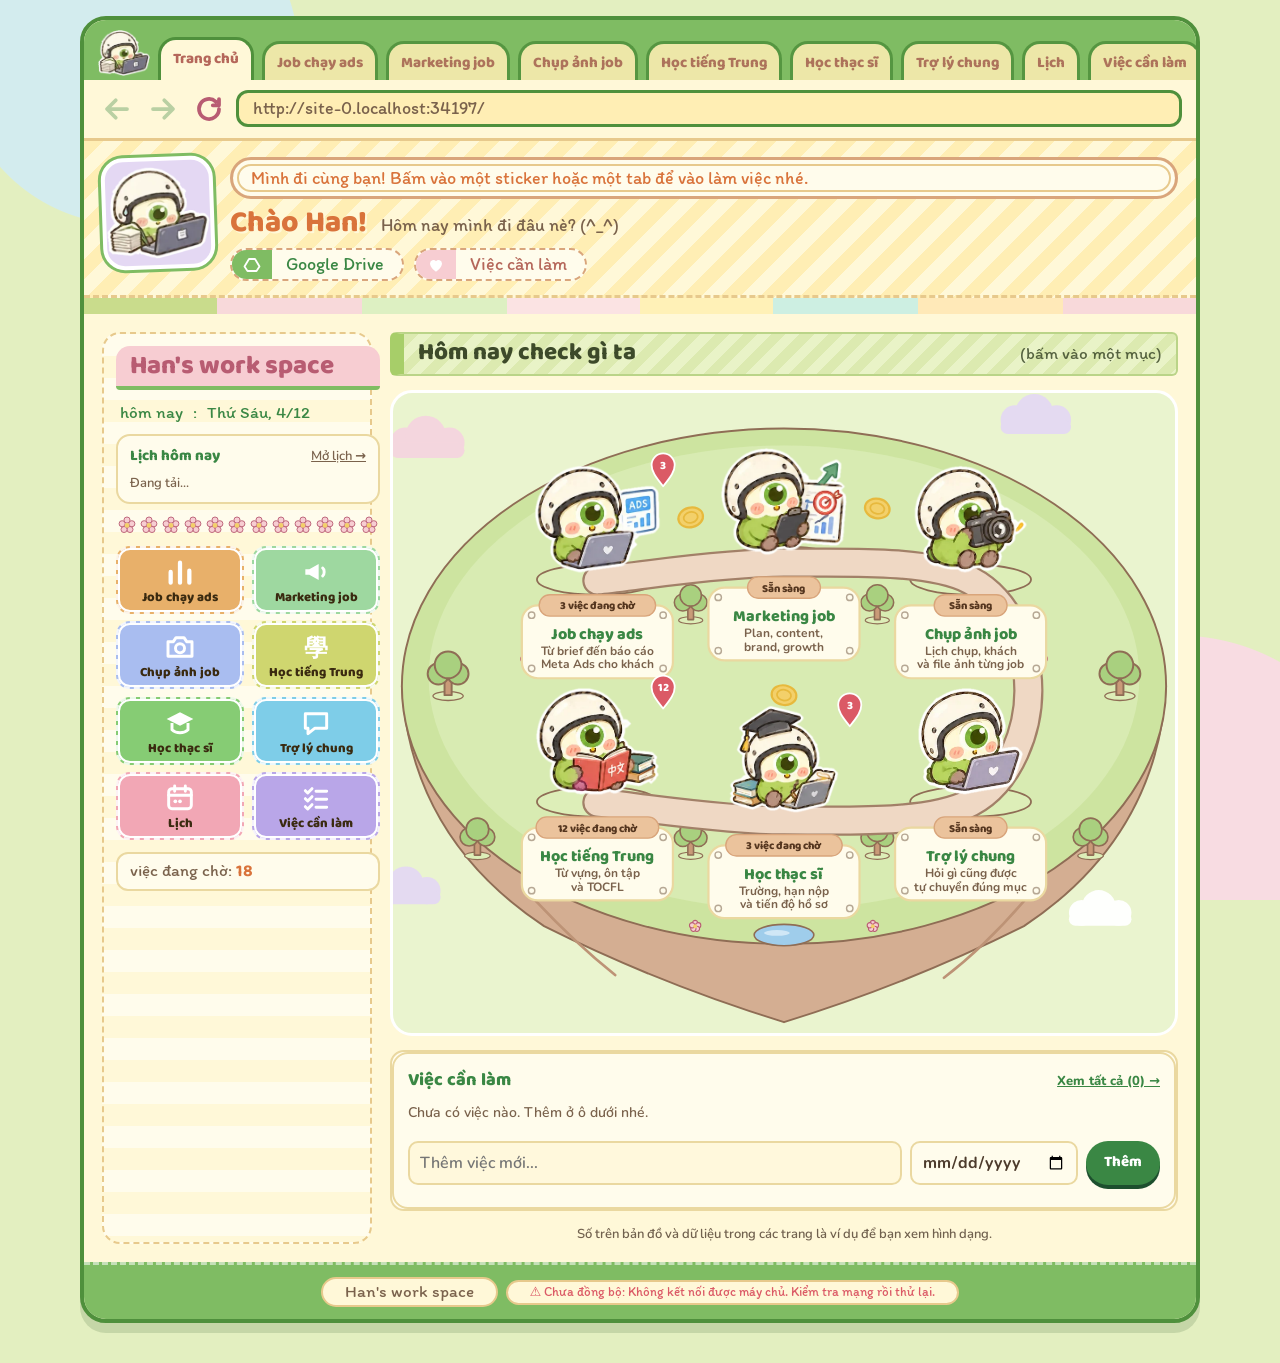
<file: index.html>
<!doctype html>
<html lang="vi">
<head>
<meta charset="utf-8">
<meta name="viewport" content="width=device-width,initial-scale=1,viewport-fit=cover">
<title>Han's Work Space</title>
<link rel="icon" href="assets/img/logo.webp">
<link rel="preconnect" href="https://fonts.googleapis.com">
<link rel="preconnect" href="https://fonts.gstatic.com" crossorigin>
<link href="https://fonts.googleapis.com/css2?family=Baloo+2:wght@600;800&family=Itim&family=Nunito:wght@400;600;700;800&display=swap" rel="stylesheet">
<style>:root{color-scheme:light;box-sizing:border-box;padding-top:env(safe-area-inset-top,0px);padding-bottom:env(safe-area-inset-bottom,0px)}html{scroll-padding-top:env(safe-area-inset-top,0px)}body{margin:0;padding:0;font:14px -apple-system,BlinkMacSystemFont,sans-serif;background:#fff;color:#000}img{max-width:100%}[hidden]:not([hidden=until-found i]){display:none!important}</style>
<link rel="stylesheet" href="assets/style.css?v=20261023a">
</head>
<body>

<div class="win">
  <div class="tabbar" id="tabbar" role="tablist" aria-label="Các mục"></div>
  <div class="navbar">
    <button class="nbtn" id="nBack" type="button" aria-label="Trang trước"><svg viewBox="0 0 24 24" fill="none" stroke="currentColor" stroke-width="3" stroke-linecap="round" stroke-linejoin="round"><path d="M20 12H5M11 5l-7 7 7 7"/></svg></button>
    <button class="nbtn" id="nFwd" type="button" aria-label="Trang sau"><svg viewBox="0 0 24 24" fill="none" stroke="currentColor" stroke-width="3" stroke-linecap="round" stroke-linejoin="round"><path d="M4 12h15M13 5l7 7-7 7"/></svg></button>
    <button class="nbtn" id="nReload" type="button" aria-label="Tải lại trang" style="color:var(--pink-ink)"><svg viewBox="0 0 24 24" fill="none" stroke="currentColor" stroke-width="3" stroke-linecap="round" stroke-linejoin="round"><path d="M20 12a8 8 0 1 1-2.6-5.9M20 4v5h-5"/></svg></button>
    <div class="url" id="url" aria-live="polite"></div>
  </div>

  <section class="banner2" aria-label="Chào mừng">
    <div class="avatar" id="avatar"></div>
    <p class="bub">Mình đi cùng bạn! Bấm vào một sticker hoặc một tab để vào làm việc nhé.</p>
    <div class="wel"><h2>Chào Han!</h2><p>Hôm nay mình đi đâu nè? (^_^)</p></div>
    <div class="pills">
      <button class="lnk g" id="drive" type="button"><i><svg viewBox="0 0 24 24" fill="none" stroke="currentColor" stroke-width="2.4" stroke-linejoin="round"><path d="M8 4h8l6 10-4 6H6l-4-6z"/></svg></i><span>Google Drive</span></button>
      <button class="lnk" id="todayBtn" type="button"><i><svg viewBox="0 0 24 24" fill="currentColor"><path d="M12 21s-8-5.2-8-11a4.6 4.6 0 0 1 8-3 4.6 4.6 0 0 1 8 3c0 5.8-8 11-8 11z"/></svg></i><span>Việc cần làm</span></button>
    </div>
  </section>
  <div class="strip" aria-hidden="true"></div>

  <div class="body">
    <aside class="side" aria-label="Hồ sơ">
      <div class="nm">Han's work space</div>
      <p class="infoln"><span>hôm nay</span><span>:</span><span id="sToday"></span></p>
      <div class="mini" id="calMini" aria-label="Lịch hôm nay"></div>
      <div class="flw" id="flw" aria-hidden="true"></div>
      <div class="qgrid" id="qgrid"></div>
      <p class="pend">việc đang chờ: <b id="sPend"></b></p>
    </aside>

    <main class="mainstack" id="main">
      <div class="mainstack" id="homeView">
        <div class="topic"><span>Hôm nay check gì ta</span><small>(bấm vào một mục)</small></div>
        <div class="mapbox"><svg id="map" role="group" aria-label="Hôm nay check gì ta, mỗi sticker là một mục"></svg></div>
        <div class="notes" id="notes"></div>
        <p class="fine">Số trên bản đồ và dữ liệu trong các trang là ví dụ để bạn xem hình dạng.</p>
      </div>
      <div class="mainstack" id="modView" hidden>
        <div class="topic"><span id="modTitle" tabindex="-1"></span></div>
        <div class="sheet">
          <span id="modImg"></span>
          <button class="crumb" id="crumb" type="button">← Về bản đồ</button>
          <p class="sub" id="modSub" style="margin-top:8px"></p>
          <div class="stack" id="modBody"></div>
        </div>
      </div>
    </main>
  </div>
  <footer class="foot"><span class="fpill">Han's work space</span><span class="fpill sync" id="syncStat" role="status" aria-live="polite"></span></footer>
</div>
<div class="toast" id="toast" role="status" aria-live="polite" hidden></div>

<div class="login" id="login" hidden>
  <form class="loginbox" id="loginForm">
    <img src="assets/img/avatar.webp" width="96" height="85" alt="">
    <h2>Han's Work Space</h2>
    <p>Nhập mã truy cập để mở dữ liệu của bạn. Mỗi máy chỉ cần nhập một lần.</p>
    <input type="password" name="code" autocomplete="current-password" placeholder="Mã truy cập" aria-label="Mã truy cập" required>
    <button class="btn" type="submit">Mở</button>
    <p class="err" id="loginErr" role="alert"></p>
    <button class="linkbtn" type="button" id="loginSkip">Để sau</button>
  </form>
</div>
<script>/* luôn tải config mới nhất (link máy chủ) */ document.write('<script src="config.js?t=' + Date.now() + '"><\/script>');</script>
<script src="https://accounts.google.com/gsi/client" async defer></script>
<script src="assets/drive.js?v=20261023a"></script>
<script src="assets/ai.js?v=20261023a"></script>
<script src="assets/app.js?v=20261023a"></script>
</body>
</html>
</file>
<file: assets/style.css>
/* Layout: a pastel "browser window" on a mint page. Green tab bar, address bar with working back/forward,
   welcome banner, colour strip, then two columns: profile sidebar (left) and content (right).
   Home content = horizontal island map; other tabs = module pages. Under 1040px everything stacks to one column. */
:root {
  --font-display: 'Baloo 2', 'Nunito', ui-rounded, system-ui, sans-serif;
  --font-hand: 'Itim', 'Baloo 2', 'Nunito', ui-rounded, system-ui, sans-serif;
  --font-body: 'Nunito', system-ui, -apple-system, 'Segoe UI', sans-serif;
  --font-han: 'Noto Sans TC', 'PingFang TC', 'Microsoft JhengHei', sans-serif;

  --bg: #E3EFC0; --bg-a: #D3ECEE; --bg-b: #F8DCE2;
  --frame: #7FBC63; --frame-d: #4F903C; --cream: #FFF8D8; --cream-2: #FFEEB4; --bar-line: #E7C98C;
  --paper: #FFF8DC; --card: #FFFCEC; --line: #EAD8A0; --edge: #FFFFFF;
  --text: #4D3B2C; --soft: #7A624C; --title: #3A8744; --title-sh: #1D4F2E;
  --tabink: #B5675A; --pink: #F7CDD2; --pink-ink: #B85C72; --hand-orange: #D9733B;
  --pill: #EBC39C; --pill-text: #55361F; --pill-edge: #D9A57B;
  --gold: #F3D06A; --gold-text: #5A430A;

  --isl: #CDE4A0; --isl-hi: #DDEEB8; --rock: #D4AE92; --rock-2: #BD9376; --bline: #8F6D55;
  --path: #EFD8C4; --path-line: #A28068;
  --c1: #FFFFFF; --c2: #F5D4DF; --c3: #E4D8F3;
  --pin: #DB5A66; --pin-blue: #6F8FE0;
  --map-bg: #EAF4CF; --tree: #A9D07F;

  --bld: #FFF8E8; --awn: #F7AE8E; --red: #EE8F88; --blue: #9FCDEB; --glass: #DCEEF9; --door: #C99A78;
  --mas: #EADFF8; --cheek: #F4B3BF;
  --ok: #33843F; --okbg: #DDF0CF; --warnbg: #FBE6B8;
}
@media (prefers-color-scheme: dark) {
  :root:not([data-theme="light"]) {
    --bg: #1F2B23; --bg-a: #22343A; --bg-b: #35283A; --frame: #3F6B38; --frame-d: #2A4A27; --cream: #34372B; --cream-2: #3D3F2E; --bar-line: #5B5A3C;
    --paper: #34372B; --card: #3C3F31; --line: #575B45; --edge: #D8D3A8;
    --text: #F2EAD2; --soft: #C7C1A2; --title: #A9DDA2; --title-sh: #0F2A18;
    --tabink: #E3A89C; --pink: #5E4650; --pink-ink: #F2B8C6; --hand-orange: #F0A16C;
    --pill: #A67C58; --pill-text: #2A1A0C; --pill-edge: #7D5A3C; --gold: #C9A236; --gold-text: #2B2005;
    --isl: #5F8250; --isl-hi: #6D9160; --rock: #7A6250; --rock-2: #68523F; --bline: #E3D2A3;
    --path: #8E7863; --path-line: #4E3F32; --tree: #4C7A43; --c1: #4A5B50; --c2: #5E4B58; --c3: #4D4A64; --pin-blue: #7E96DA; --map-bg: #2C3B31;
    --bld: #50503A; --awn: #E39A78; --red: #D9807A; --blue: #5C93BC; --glass: #3F6A83; --door: #7A5A3F;
    --mas: #6C6794; --cheek: #C98595; --ok: #8ED96A; --okbg: #264A22; --warnbg: #4D3F14;
    color-scheme: dark;
  }
}
:root[data-theme="dark"] {
  --bg: #1F2B23; --bg-a: #22343A; --bg-b: #35283A; --frame: #3F6B38; --frame-d: #2A4A27; --cream: #34372B; --cream-2: #3D3F2E; --bar-line: #5B5A3C;
  --paper: #34372B; --card: #3C3F31; --line: #575B45; --edge: #D8D3A8;
  --text: #F2EAD2; --soft: #C7C1A2; --title: #A9DDA2; --title-sh: #0F2A18;
  --tabink: #E3A89C; --pink: #5E4650; --pink-ink: #F2B8C6; --hand-orange: #F0A16C;
  --pill: #A67C58; --pill-text: #2A1A0C; --pill-edge: #7D5A3C; --gold: #C9A236; --gold-text: #2B2005;
  --isl: #5F8250; --isl-hi: #6D9160; --rock: #7A6250; --rock-2: #68523F; --bline: #E3D2A3;
  --path: #8E7863; --path-line: #4E3F32; --tree: #4C7A43; --c1: #4A5B50; --c2: #5E4B58; --c3: #4D4A64; --pin-blue: #7E96DA; --map-bg: #2C3B31;
  --bld: #50503A; --awn: #E39A78; --red: #D9807A; --blue: #5C93BC; --glass: #3F6A83; --door: #7A5A3F;
  --mas: #6C6794; --cheek: #C98595; --ok: #8ED96A; --okbg: #264A22; --warnbg: #4D3F14;
  color-scheme: dark;
}

* { box-sizing: border-box; }
[hidden] { display: none !important; }
body {
  background-color: var(--bg);
  background-image: radial-gradient(circle at 10% 6%, var(--bg-a) 0 170px, transparent 171px), radial-gradient(circle at 92% 94%, var(--bg-b) 0 210px, transparent 211px);
  background-attachment: fixed;
  color: var(--text); font-family: var(--font-body); font-size: 16px; line-height: 1.5;
  padding-block: 16px 40px;
  padding-left: max(16px, env(safe-area-inset-left, 0px));
  padding-right: max(16px, env(safe-area-inset-right, 0px));
}
h1, h2, h3, h4, p { margin: 0; }
button, input, select, textarea { font: inherit; color: inherit; }
button { cursor: pointer; }
:focus-visible { outline: 3px solid var(--title); outline-offset: 2px; }

/* ---------- window frame ---------- */
.win { max-width: 1120px; margin-inline: auto; background: var(--cream); border: 4px solid var(--frame-d); border-radius: 26px; overflow: hidden; box-shadow: 0 10px 0 rgba(60, 100, 50, .18); }
.tabbar { background: var(--frame); display: flex; align-items: flex-end; gap: 8px; padding: 10px 14px 0; overflow-x: auto; scrollbar-width: none; }
.tabbar::-webkit-scrollbar { display: none; }
.logo { flex: 0 0 52px; align-self: center; margin-bottom: 4px; }

.tab { flex: 1 0 auto; min-width: 0; max-width: 240px; display: flex; align-items: center; justify-content: center; gap: 7px; white-space: nowrap;
  background: var(--cream-2); border: 3px solid var(--frame-d); border-bottom: 0; border-radius: 18px 18px 0 0; padding: 7px 12px 5px;
  font: 800 15px var(--font-display); color: var(--tabink); opacity: .86; }
.tab svg { display: none; }
.tab[aria-selected="true"] { background: var(--cream); padding-bottom: 9px; opacity: 1; color: var(--tabink); }
.navbar { background: var(--cream); border-top: 0; display: flex; align-items: center; gap: 8px; padding: 10px 14px; border-bottom: 3px solid var(--bar-line); }
.nbtn { flex: 0 0 38px; width: 38px; height: 38px; border-radius: 50%; border: 0; background: transparent; color: var(--title); display: grid; place-items: center; padding: 0; }
.nbtn svg { width: 30px; height: 30px; }
.nbtn:disabled { opacity: .35; cursor: default; }
.nbtn:not(:disabled):hover { background: var(--cream-2); }
.url { flex: 1; min-width: 0; background: var(--cream-2); border: 3px solid var(--frame-d); border-radius: 12px; padding: 3px 14px; font: 400 18px/1.4 var(--font-hand); color: var(--soft); white-space: nowrap; overflow: hidden; text-overflow: ellipsis; }

/* ---------- banner ---------- */
.banner2 { display: grid; grid-template-columns: 112px minmax(0, 1fr); grid-template-areas: "av bub" "av wel" "av pills"; gap: 8px 16px; padding: 16px 18px 14px;
  background: repeating-linear-gradient(135deg, var(--cream-2) 0 14px, var(--cream) 14px 28px); border-bottom: 3px dashed var(--bar-line); align-items: center; }
.avatar { grid-area: av; align-self: start; width: 112px; height: 112px; border: 4px solid var(--edge); border-radius: 22px; background: var(--c3); display: grid; place-items: center; box-shadow: 0 0 0 3px var(--frame); overflow: hidden; transform: rotate(-2deg); }
.avatar img { width: 100%; height: 100%; object-fit: contain; display: block; }
.lg { display: block; width: 52px; height: auto; }
.sheet { position: relative; }
.mst { position: absolute; right: 12px; top: -64px; width: 92px; height: auto; pointer-events: none; z-index: 2; }
@media (max-width: 560px) { .mst { width: 66px; top: -46px; right: 6px; } }
.bub { grid-area: bub; position: relative; background: var(--card); border: 3px solid var(--pill-edge); border-radius: 26px; padding: 6px 18px; font: 400 18px/1.35 var(--font-hand); color: var(--hand-orange); box-shadow: inset 0 0 0 4px var(--card), inset 0 0 0 6px var(--bar-line); }
.wel { grid-area: wel; display: flex; flex-wrap: wrap; align-items: baseline; gap: 4px 14px; }
.wel h2 { font: 800 30px/1.1 var(--font-display); color: var(--hand-orange); text-shadow: 2px 2px 0 var(--cream); }
.wel p { font: 400 18px var(--font-hand); color: var(--soft); }
.pills { grid-area: pills; display: flex; flex-wrap: wrap; gap: 10px; }
.lnk { display: inline-flex; align-items: center; gap: 0; border: 2px dashed var(--pill-edge); border-radius: 999px; background: var(--card); padding: 0; overflow: hidden; min-width: 0; }
.lnk i { display: grid; place-items: center; width: 40px; align-self: stretch; background: var(--pink); color: #fff; }
.lnk.g i { background: var(--frame); }
.lnk i svg { width: 18px; height: 18px; }
.lnk span { padding: 3px 18px 4px 14px; font: 400 18px var(--font-hand); color: var(--tabink); }
.lnk.g span { color: var(--title); }
.lnk:hover { border-style: solid; }
.strip { height: 16px; background: linear-gradient(90deg, #C9DC8C 0 12%, #F8D9DA 12% 25%, #DDF0C2 25% 38%, #FBE3E3 38% 50%, #FFF1B7 50% 62%, #CDEFE2 62% 75%, #FFE9B8 75% 88%, #F8D9DA 88%); }
:root[data-theme="dark"] .strip { filter: brightness(.55); }
@media (prefers-color-scheme: dark) { :root:not([data-theme="light"]) .strip { filter: brightness(.55); } }

/* ---------- body columns ---------- */
.body { display: grid; grid-template-columns: minmax(0, 1fr); gap: 18px; padding: 18px; }
@media (min-width: 1040px) { .body { grid-template-columns: 270px minmax(0, 1fr); } }
.side { display: grid; gap: 12px; align-content: start; background: repeating-linear-gradient(180deg, var(--card) 0 22px, var(--cream) 22px 44px); border: 2px dashed var(--bar-line); border-radius: 18px; padding: 12px; }
.nm { background: var(--pink); border-bottom: 4px solid var(--frame); border-radius: 14px 14px 4px 4px; padding: 6px 14px 4px; font: 800 26px/1.15 var(--font-display); color: var(--pink-ink); }
.infoln { font: 400 17px var(--font-hand); color: var(--title); display: flex; flex-wrap: wrap; gap: 2px 10px; padding: 0 4px; }
.bio { font: 400 17px/1.45 var(--font-hand); padding: 0 4px; }
.flw { display: flex; gap: 4px; justify-content: space-between; padding: 0 2px; }
.flw svg { width: 18px; height: 18px; flex: 0 0 18px; }
.qgrid { display: grid; grid-template-columns: repeat(3, minmax(0, 1fr)); gap: 8px; }
@media (min-width: 1040px) { .qgrid { grid-template-columns: repeat(2, minmax(0, 1fr)); } }
.qb { display: grid; justify-items: center; gap: 2px; padding: 8px 4px 6px; border: 2px dashed rgba(255, 255, 255, .85); border-radius: 14px; color: #fff; box-shadow: 0 0 0 2px var(--edge) inset; min-width: 0; }
.qb svg { width: 32px; height: 32px; }
.qb span { font: 800 13px/1.2 var(--font-display); color: #3A2A10; text-align: center; }
.qb.q-marketing { background: #9ED8A0; } .qb.q-photo { background: #A9BDF0; } .qb.q-ads { background: #E8B06A; } .qb.q-zh { background: #CFD66F; } .qb.q-master { background: #86CC74; } .qb.q-assistant { background: #7ECDE8; }
.qb:hover { transform: translateY(-2px); }
.pend { font: 400 17px var(--font-hand); background: var(--card); border: 2px solid var(--line); border-radius: 12px; padding: 4px 12px; color: var(--soft); }
.pend b { color: var(--hand-orange); font-family: var(--font-display); }

.topic { background: repeating-linear-gradient(135deg, #DCEAB0 0 10px, #E9F3C7 10px 20px); border: 2px solid #BAD488; border-left: 14px solid #A7CE69; border-radius: 6px; padding: 5px 14px 6px; font: 800 24px/1.2 var(--font-display); color: #3D4A2A; display: flex; align-items: center; justify-content: space-between; gap: 10px; flex-wrap: wrap; }
:root[data-theme="dark"] .topic { background: repeating-linear-gradient(135deg, #3E5A3A 0 10px, #46633F 10px 20px); border-color: #5F8A58; border-left-color: #8FC27F; color: #F2EAD2; }
@media (prefers-color-scheme: dark) { :root:not([data-theme="light"]) .topic { background: repeating-linear-gradient(135deg, #3E5A3A 0 10px, #46633F 10px 20px); border-color: #5F8A58; border-left-color: #8FC27F; color: #F2EAD2; } }
.topic small { font: 400 17px var(--font-hand); opacity: .85; }
.mainstack { display: grid; gap: 14px; align-content: start; min-width: 0; }

/* ---------- map ---------- */
.mapbox { background: var(--map-bg); border: 3px solid var(--edge); border-radius: 22px; overflow: hidden; }
.mapbox svg { display: block; width: 100%; height: auto; }
.cl { opacity: .95; }
.cl.c1 { fill: var(--c1); } .cl.c2 { fill: var(--c2); } .cl.c3 { fill: var(--c3); }
.coin-o { fill: var(--gold); stroke: #E7B93D; stroke-width: 2.5; }
.coin-i { fill: none; stroke: #E7B93D; stroke-width: 2; }
.rock { fill: var(--rock); stroke: var(--bline); stroke-width: 2.2; stroke-linejoin: round; }
.rk-l { fill: none; stroke: var(--rock-2); stroke-width: 3; stroke-linecap: round; }
.isl { fill: var(--isl); stroke: var(--bline); stroke-width: 2.2; }
.isl-hi { fill: var(--isl-hi); opacity: .75; }
.patch { fill: var(--isl-hi); stroke: var(--bline); stroke-width: 2; }
.patch.lk { stroke-dasharray: 6 5; opacity: .75; }
.tr { fill: var(--tree); }
.pond { fill: var(--blue); stroke: var(--bline); stroke-width: 2.2; }
.pond-hi { fill: var(--glass); opacity: .8; }
.fl { fill: var(--pink); stroke: var(--pink-ink); stroke-width: 1.2; }
.fl-c { fill: var(--gold); }
.bush { fill: var(--isl); stroke: var(--bline); stroke-width: 1.8; }
.rd-edge { fill: none; stroke: var(--path-line); stroke-width: 34; stroke-linecap: round; stroke-linejoin: round; }
.rd { fill: none; stroke: var(--path); stroke-width: 29; stroke-linecap: round; stroke-linejoin: round; }
.st { cursor: pointer; outline: none; }
.st .bg { transition: transform .18s ease; }
.st:hover .bg, .st:focus-visible .bg { transform: translateY(-5px); }
.st:focus-visible .cd { stroke: var(--title); stroke-width: 4; }
.st.locked { cursor: default; }
.cd { fill: var(--card); stroke: var(--line); stroke-width: 2.5; }
.hole { fill: none; stroke: var(--soft); stroke-width: 1.6; opacity: .55; }
.pl { fill: var(--pill); stroke: var(--pill-edge); stroke-width: 1.5; }
.pt { font: 800 12.5px var(--font-display); fill: var(--pill-text); }
.ct { font: 800 18px var(--font-display); fill: var(--title); }
.cs { font: 700 13.5px var(--font-body); fill: var(--soft); }
.locked .cd { stroke-dasharray: 6 5; }
.locked .pl { fill: var(--line); stroke: var(--soft); stroke-dasharray: 3 3; }
.locked .ct { fill: var(--soft); }
.dash-b { fill: none; stroke: var(--bline); stroke-width: 2.5; stroke-dasharray: 6 5; opacity: .7; }
.q { font: 800 38px var(--font-display); fill: var(--bline); opacity: .7; }
.o { stroke: var(--bline); stroke-width: 2.2; stroke-linejoin: round; }
.ln { stroke: var(--bline); stroke-width: 2.2; stroke-linecap: round; fill: none; }
.bld { fill: var(--bld); } .awn { fill: var(--awn); } .red { fill: var(--red); } .blue { fill: var(--blue); }
.glass { fill: var(--glass); } .door { fill: var(--door); } .gld { fill: var(--gold); } .inkf { fill: var(--bline); } .wht { fill: #fff; }
.han-t { font: 800 12px var(--font-han); fill: #7A5A10; }
.pin path { fill: var(--pin); stroke: #fff; stroke-width: 2; stroke-linejoin: round; }
.pin.p2 path { fill: var(--pin-blue); }
.pin text { font: 800 13px var(--font-display); fill: #fff; }
.pin .pb { animation: bob 2.4s ease-in-out infinite; }
@keyframes bob { 0%, 100% { transform: translateY(0); } 50% { transform: translateY(-4px); } }
.mb { fill: var(--mas); stroke: var(--bline); stroke-width: 2.2; stroke-linejoin: round; }
.mf { fill: var(--mas); stroke: var(--bline); stroke-width: 2; }
.mc { fill: var(--cheek); opacity: .85; }
.me { fill: var(--bline); }

.notes { display: grid; gap: 0; background: var(--card); border: 2px solid var(--line); border-radius: 14px; overflow: hidden; }
.nrow { display: flex; gap: 10px; align-items: baseline; padding: 8px 12px; border-bottom: 1px solid var(--line); font-size: 15px; font-weight: 600; }
.nrow:last-child { border-bottom: 0; }
.lab { flex: 0 0 auto; min-width: 70px; text-align: center; background: var(--pill); color: var(--pill-text); border-radius: 4px; padding: 0 8px 2px; font: 400 17px var(--font-hand); }
.fine { font-size: 13px; font-weight: 600; opacity: .8; text-align: center; }

/* ---------- module pages ---------- */
.crumb { justify-self: start; background: var(--card); border: 2px solid var(--line); border-radius: 999px; padding: 2px 14px 4px; font: 800 14px var(--font-display); color: var(--title); }
.sheet { background: var(--paper); border: 2px solid var(--line); border-radius: 18px; padding: 18px 18px 22px; }
.sheet .sub { color: var(--soft); font-weight: 600; }
.stack { display: grid; grid-template-columns: minmax(0, 1fr); gap: 24px; margin-top: 16px; }
.stack > * { min-width: 0; }
.block h3 { font: 800 20px/1.2 var(--font-display); margin-bottom: 4px; color: var(--title); }
.hint { font-size: 14px; color: var(--soft); font-weight: 600; margin-bottom: 10px; }
.tag { display: inline-block; background: var(--warnbg); border-radius: 999px; padding: 0 10px; font: 800 12px var(--font-body); vertical-align: middle; margin-left: 6px; color: var(--text); }
.tablewrap { overflow-x: auto; border: 2px solid var(--line); border-radius: 14px; background: var(--card); }
table { border-collapse: collapse; width: 100%; min-width: 560px; }
th, td { text-align: left; padding: 8px 12px; border-bottom: 1px solid var(--line); font-size: 14px; }
th { font: 800 13px var(--font-body); color: var(--soft); }
tr:last-child td { border-bottom: 0; }
td.num, th.num { text-align: right; font-variant-numeric: tabular-nums; }
.mono { font-family: ui-monospace, Menlo, Consolas, monospace; font-size: 12.5px; }
.pill { display: inline-block; padding: 1px 10px; border-radius: 999px; font-size: 12.5px; font-weight: 800; background: var(--warnbg); }
.pill.on { background: var(--okbg); color: var(--ok); }
input[type=checkbox] { width: 20px; height: 20px; accent-color: var(--ok); cursor: pointer; }
input[type=number], input[type=date], select { background: var(--card); border: 2px solid var(--line); border-radius: 10px; padding: 7px 10px; font-weight: 700; max-width: 100%; }
input[type=range] { width: 100%; accent-color: var(--title); }
.calc { background: var(--card); border: 2px solid var(--line); border-radius: 16px; padding: 14px; display: grid; gap: 8px; max-width: 420px; }
.calc label { font-weight: 800; font-size: 14px; }
.calc input { width: 100%; min-width: 0; }
.calc .out { font: 800 22px var(--font-display); font-variant-numeric: tabular-nums; }
.agents { display: grid; grid-template-columns: repeat(auto-fit, minmax(200px, 1fr)); gap: 10px; }
.agent { background: var(--card); border: 2px solid var(--line); border-radius: 16px; padding: 12px; display: grid; gap: 4px; align-content: start; min-width: 0; }
.agent b { font: 800 17px var(--font-display); }
.agent span { font-size: 14px; color: var(--soft); font-weight: 600; }
.agent select { margin-top: 6px; }
.tiles { display: grid; grid-template-columns: repeat(auto-fit, minmax(170px, 1fr)); gap: 10px; }
.tile { background: var(--card); border: 2px solid var(--line); border-radius: 16px; padding: 12px; display: grid; gap: 2px; }
.tile b { font: 800 26px/1.1 var(--font-display); font-variant-numeric: tabular-nums; color: var(--title); }
.tile span { font-size: 14px; font-weight: 700; color: var(--soft); }
.vocab { background: var(--card); border: 2px solid var(--line); border-radius: 18px; padding: 16px; max-width: 560px; display: grid; gap: 6px; }
.han { font-family: var(--font-han); }
.vocab .big { font: 700 52px/1.1 var(--font-han); }
.vocab .alt { font: 600 22px var(--font-han); color: var(--soft); }
.vocab .alt small { font: 700 12px var(--font-body); }
.vhead { display: flex; align-items: baseline; gap: 16px; flex-wrap: wrap; }
.py { font-weight: 800; color: var(--soft); }
.mean { font: 800 22px var(--font-display); }
.vocab dl { display: grid; gap: 8px; margin: 6px 0 0; }
.vocab dt { font-size: 12px; font-weight: 800; color: var(--soft); text-transform: uppercase; letter-spacing: .05em; }
.vocab dd { margin: 0; font-weight: 600; }
.schools { display: grid; gap: 10px; }
.school { background: var(--card); border: 2px solid var(--line); border-radius: 16px; padding: 12px 14px; display: flex; flex-wrap: wrap; gap: 10px 16px; align-items: center; justify-content: space-between; }
.school > div:first-child { min-width: 0; flex: 1 1 200px; }
.school b { font: 800 18px var(--font-display); }
.school p { font-size: 14px; color: var(--soft); font-weight: 600; }
.school .ctl { display: flex; flex-wrap: wrap; gap: 8px; align-items: center; }
.chat { background: var(--card); border: 2px solid var(--line); border-radius: 16px; padding: 14px; display: grid; grid-template-columns: minmax(0, 1fr); gap: 10px; max-width: 520px; }
.chat .row { display: flex; gap: 8px; }
.chat input[type=text] { flex: 1; min-width: 0; background: var(--paper); border: 2px solid var(--line); border-radius: 10px; padding: 8px 10px; }
.chat button { background: var(--pill); color: var(--pill-text); border: 2px solid var(--pill-edge); border-radius: 10px; padding: 6px 14px; font-weight: 800; }
.chat button:disabled, .chat input:disabled { opacity: .6; }
.route { display: grid; gap: 6px; font-weight: 700; font-size: 14px; }
.route div { background: var(--paper); border-radius: 10px; padding: 6px 10px; border: 2px solid var(--line); }
.route span { color: var(--soft); }
.iso { background: var(--card); border: 2px solid var(--line); border-radius: 16px; padding: 14px; display: grid; gap: 6px; }
.iso b { font: 800 18px var(--font-display); color: var(--title); }
.iso p { font-size: 14px; font-weight: 600; color: var(--soft); }
.folders { display: grid; grid-template-columns: repeat(auto-fit, minmax(240px, 1fr)); gap: 10px; }
.folder { background: var(--card); border: 2px solid var(--line); border-radius: 16px; padding: 12px; display: grid; gap: 4px; align-content: start; min-width: 0; }
.folder .fh { display: flex; justify-content: space-between; align-items: center; gap: 8px; flex-wrap: wrap; }
.folder p { font-size: 14px; font-weight: 600; }
.folder dl { display: grid; gap: 4px; margin: 4px 0 0; }
.folder dl div { display: flex; gap: 8px; }
.folder dt { font-size: 13px; font-weight: 800; color: var(--soft); min-width: 34px; }
.folder dd { margin: 0; font-size: 14px; font-weight: 600; }
.review { background: var(--card); border: 2px solid var(--line); border-radius: 16px; padding: 14px; display: grid; gap: 8px; max-width: 620px; }
.review ul { margin: 0; padding-left: 20px; display: grid; gap: 4px; font-weight: 600; }
.seg { display: inline-flex; background: var(--card); border: 2px solid var(--line); border-radius: 999px; padding: 3px; gap: 2px; }
.seg button { border: 0; background: transparent; border-radius: 999px; padding: 3px 16px 5px; font: 800 14px var(--font-display); color: var(--soft); }
.seg button[aria-pressed="true"] { background: var(--title); color: #fff; }
:root[data-theme="dark"] .seg button[aria-pressed="true"], :root[data-theme="dark"] .btn { color: #10230F; }
@media (prefers-color-scheme: dark) { :root:not([data-theme="light"]) .seg button[aria-pressed="true"], :root:not([data-theme="light"]) .btn { color: #10230F; } }
.fgrid { display: grid; grid-template-columns: repeat(auto-fill, minmax(150px, 1fr)); gap: 22px 12px; padding-top: 22px; }
.fd { position: relative; text-align: left; background: var(--card); border: 2px solid var(--line); border-radius: 6px 16px 16px 16px; padding: 12px 12px 10px; display: grid; gap: 3px; min-width: 0; align-content: start; }
.fd::before { content: ""; position: absolute; left: -2px; top: -12px; width: 54px; height: 12px; background: var(--card); border: 2px solid var(--line); border-bottom: 0; border-radius: 8px 8px 0 0; }
.fd:hover, .fd:hover::before { border-color: var(--pill-edge); }
.fd b { font: 800 16px/1.2 var(--font-display); }
.fd span { font-size: 13px; font-weight: 700; color: var(--soft); line-height: 1.35; }
.fd .pill { justify-self: start; margin-top: 4px; color: var(--text); }
.fd .pill.on { color: var(--ok); }
#tab-cal { margin-top: 12px; }
.hint-i { color: var(--soft); font-weight: 600; font-size: 13px; }
.intake { background: var(--card); border: 2px solid var(--line); border-radius: 16px; padding: 14px; display: grid; gap: 8px; max-width: 620px; }
.intake label { font-weight: 800; font-size: 14px; }
.intake textarea { width: 100%; background: var(--paper); border: 2px solid var(--line); border-radius: 12px; padding: 10px; font: 600 15px/1.5 var(--font-body); resize: vertical; }
.intake .row { display: flex; flex-wrap: wrap; gap: 8px; align-items: center; }
.btn { background: var(--title); color: #fff; border: 0; border-radius: 999px; padding: 6px 18px 8px; font: 800 15px var(--font-display); }
.sum { background: var(--paper); border: 2px solid var(--line); border-radius: 14px; padding: 12px; display: grid; gap: 6px; }
.sum h4 { font: 800 17px var(--font-display); color: var(--title); }
.sum ul { margin: 0; padding-left: 20px; display: grid; gap: 3px; font-weight: 600; }

.foot { background: var(--frame); border-top: 3px dashed rgba(255, 255, 255, .55); padding: 12px; display: grid; place-items: center; }
.fpill { background: var(--cream); border: 2px solid var(--bar-line); border-radius: 999px; padding: 2px 22px 4px; font: 400 17px var(--font-hand); color: var(--soft); }
.toast { position: fixed; left: 50%; transform: translateX(-50%); bottom: calc(18px + env(safe-area-inset-bottom, 0px)); background: var(--text); color: var(--paper); border-radius: 14px; padding: 10px 16px; font-weight: 700; font-size: 14px; max-width: calc(100% - 32px); box-shadow: 0 6px 18px rgba(0, 0, 0, .25); z-index: 20; text-align: center; }
.sr { position: absolute; width: 1px; height: 1px; overflow: hidden; clip: rect(0 0 0 0); white-space: nowrap; }

@media (max-width: 560px) {
  .banner2 { grid-template-columns: 84px minmax(0, 1fr); gap: 8px 12px; padding: 12px; }
  .avatar { width: 84px; height: 84px; border-radius: 18px; }
  .wel h2 { font-size: 24px; }
  .bub { font-size: 16px; padding: 4px 14px; }
  .body { padding: 12px; }
  .url { font-size: 16px; }
}
@media (prefers-reduced-motion: reduce) {
  .pin .pb { animation: none; }
  .st .bg, .qb { transition: none; }
}
/* Google Drive */
.iso a, .notes a { color: var(--title); font-weight: 800; }
.folder a.pill { text-decoration: none; }
.btn[disabled] { opacity: .6; cursor: wait; }
.drvact { display: flex; flex-wrap: wrap; gap: 8px; }
.drvact:empty { display: none; }
.iso a.btn { color: #fff; text-decoration: none; display: inline-block; }
/* Tạo khách + link Drive */
.fd.add { border-style: dashed; place-content: center; text-align: center; min-height: 96px; }
.fd.add, .fd.add::before { border-color: var(--frame); }
.fd.add b { color: var(--title); }
.fd .dlink { font-size: 12px; color: var(--title); }
.clform { margin-top: 14px; background: var(--card); border: 2px dashed var(--frame); border-radius: 16px; padding: 14px; display: grid; gap: 10px; }
.clform h4 { margin: 0; font: 800 17px var(--font-display); color: var(--title); }
.clform label, .iso label { display: grid; gap: 4px; font-weight: 800; font-size: 14px; color: var(--text); }
.two { display: grid; grid-template-columns: repeat(auto-fit, minmax(160px, 1fr)); gap: 10px; }
.clform .row, .iso .row { display: flex; flex-wrap: wrap; gap: 8px; align-items: center; }
.clform input[type=text], .clform input[type=url], .iso input[type=text], .iso input[type=url], .flink {
  background: var(--paper); border: 2px solid var(--line); border-radius: 10px; padding: 8px 10px; font-weight: 600; min-width: 0; width: 100%; box-sizing: border-box; }
.iso .row input[type=url] { flex: 1 1 240px; width: auto; }
.flink { margin-top: 8px; font-size: 13px; }
.iso a.dl { font-size: 13px; word-break: break-all; }
.crumb.danger { color: var(--pin); border-color: var(--pin); }
/* AI agent: brief + ads Meta */
.btn.sm, .crumb.sm { padding: 3px 12px 5px; font-size: 13px; }
.btn:disabled { opacity: .6; cursor: wait; }
.pill.bad { background: #F8D2D2; color: #A23B3B; }
.adlist { display: grid; gap: 10px; }
.adrow { background: var(--card); border: 2px solid var(--line); border-radius: 14px; padding: 10px 12px; display: grid; gap: 6px; min-width: 0; }
.adh { display: flex; flex-wrap: wrap; align-items: center; gap: 8px; }
.adname { font: 800 15px var(--font-display); color: var(--title); word-break: break-all; flex: 1 1 200px; }
.adres { display: flex; flex-wrap: wrap; gap: 6px; align-items: baseline; font-weight: 600; font-size: 14px; }
.adres a, .docs a, .adout a { color: var(--title); font-weight: 800; }
.admore summary, .adout summary { cursor: pointer; font-weight: 700; font-size: 13px; color: var(--soft); }
.admore textarea { width: 100%; box-sizing: border-box; margin-top: 6px; background: var(--paper); border: 2px solid var(--line); border-radius: 10px; padding: 8px; font: 600 14px/1.4 var(--font-body); }
.adout { background: var(--paper); border-radius: 12px; padding: 10px; display: grid; gap: 6px; }
.adout h4 { margin: 4px 0 0; font: 800 15px var(--font-display); color: var(--title); }
.adout ul { margin: 0; padding-left: 20px; font-weight: 600; }
.kpis { display: grid; grid-template-columns: repeat(auto-fit, minmax(110px, 1fr)); gap: 6px; }
.kpis div { background: var(--card); border: 2px solid var(--line); border-radius: 10px; padding: 6px 8px; display: grid; }
.kpis span { font-size: 12px; color: var(--soft); font-weight: 700; }
.kpis b { font: 800 15px var(--font-display); }
.mdout { display: grid; gap: 4px; font-weight: 600; line-height: 1.5; }
.mdout h4 { margin: 8px 0 0; font: 800 16px var(--font-display); color: var(--title); }
.mdout p { margin: 0; }
.mdout ul, .mdout ol { margin: 0; padding-left: 22px; }
.intake select { justify-self: start; }
.sum .row { display: flex; flex-wrap: wrap; gap: 8px; }
.sum a.btn { color: #fff; text-decoration: none; }
.sum a.crumb { text-decoration: none; }
.docs { margin: 0; padding-left: 18px; display: grid; gap: 4px; font-weight: 600; }
/* Đa tác tử: tiến độ từng agent */
.pipe { list-style: none; margin: 0; padding: 0; display: grid; gap: 6px; }
.pipe li { background: var(--card); border: 2px solid var(--line); border-radius: 12px; padding: 8px 10px; font-size: 14px; }
.pipe .pi { display: inline-block; width: 20px; font-weight: 800; }
.pipe li.run { border-color: var(--gold); }
.pipe li.run .pi { animation: spin 1s linear infinite; }
.pipe li.done { border-color: var(--okbg); }
.pipe li.done .pi { color: var(--ok); }
.pipe li.fail { border-color: var(--pin); }
.pipe li.fail .pi { color: var(--pin); }
.pipe .po:empty { display: none; }
.pipe .po { margin-top: 4px; }
.pipe summary { cursor: pointer; font-weight: 700; font-size: 13px; color: var(--title); }
.pipe pre { white-space: pre-wrap; font-size: 12px; }
.pfinal:empty { display: none; }
.pfinal { margin-top: 10px; }
@keyframes spin { to { transform: rotate(360deg); } }
@media (prefers-reduced-motion: reduce) { .pipe li.run .pi { animation: none; } }
.fdocs { margin: 6px 0; padding: 0; list-style: none; display: grid; gap: 4px; }
.fdocs a { color: var(--title); font-weight: 800; font-size: 13px; text-decoration: none; word-break: break-word; }
.fdocs a:hover { text-decoration: underline; }
/* Quy trình theo thư mục khách */
.steps { display: grid; gap: 12px; counter-reset: st; }
.step { background: var(--card); border: 2px solid var(--line); border-radius: 16px; padding: 12px 14px; display: grid; gap: 8px; min-width: 0; position: relative; }
.step + .step::before { content: "↓"; position: absolute; top: -15px; left: 26px; font-weight: 800; color: var(--frame); font-size: 14px; }
.sth { display: flex; flex-wrap: wrap; align-items: center; gap: 8px; }
.sth b { font-size: 16px; }
.sth a.pill { text-decoration: none; }
.stn { display: inline-grid; place-items: center; min-width: 30px; height: 30px; border-radius: 999px; background: var(--frame); color: #fff; font: 800 14px var(--font-display); }
.step .hint { margin: 0; }
.step textarea { width: 100%; box-sizing: border-box; background: var(--paper); border: 2px solid var(--line); border-radius: 12px; padding: 10px; font: 600 15px/1.5 var(--font-body); }
.step .row { display: flex; flex-wrap: wrap; gap: 8px; align-items: center; }
.step label { display: grid; gap: 4px; font-weight: 800; font-size: 14px; }
.step input[type=text] { background: var(--paper); border: 2px solid var(--line); border-radius: 10px; padding: 8px 10px; font-weight: 600; min-width: 0; }
.step a.btn { color: #fff; text-decoration: none; }
.stepout { background: var(--paper); border-radius: 12px; padding: 10px; display: grid; gap: 8px; }
.stepout:empty { display: none; }
.flinkbox summary { cursor: pointer; font-size: 12.5px; font-weight: 700; color: var(--soft); }
.step .tablewrap td .hint-i { font-size: 12px; }
.aiset { background: var(--card); border: 2px dashed var(--line); border-radius: 16px; padding: 10px 14px; }
.aiset > summary { cursor: pointer; font: 800 15px var(--font-display); color: var(--title); }
.aiset .row { display: flex; gap: 8px; margin: 10px 0; }
/* ===== Quy trình làm việc (thiết kế mới) ===== */
.steps { list-style: none; margin: 0; padding: 0; display: grid; gap: 0; }
.step { display: grid; grid-template-columns: 40px minmax(0, 1fr); gap: 14px; position: relative; padding-bottom: 16px; background: none; border: 0; }
.step::before { content: ""; position: absolute; left: 19px; top: 40px; bottom: 0; width: 3px; background: var(--line); border-radius: 3px; }
.step:last-child::before { display: none; }
.step + .step::before { content: ""; top: 40px; left: 19px; font-size: 0; color: transparent; }
.step .stn { width: 40px; height: 40px; min-width: 0; border-radius: 999px; background: var(--card); border: 3px solid var(--line); color: var(--soft); font: 800 17px var(--font-display); display: grid; place-items: center; position: relative; z-index: 1; }
.step.done .stn { background: var(--frame); border-color: var(--frame); color: #fff; }
.step.done::before { background: var(--frame); }
.stc { background: var(--card); border: 2px solid var(--line); border-radius: 16px; padding: 12px 14px; display: grid; gap: 8px; min-width: 0; }
.step.done .stc { border-color: var(--okbg); }
.stc .sth { display: flex; flex-wrap: wrap; align-items: center; gap: 8px; }
.stc .sth h4 { margin: 0; font: 800 18px var(--font-display); color: var(--title); }
.stc .hint { margin: 0; }
.stlab { margin: 2px 0 0; font-size: 12.5px; font-weight: 800; color: var(--soft); text-transform: uppercase; letter-spacing: .03em; }
.stfoot { display: flex; flex-wrap: wrap; align-items: center; gap: 4px 12px; border-top: 1px dashed var(--line); padding-top: 8px; font-size: 13px; font-weight: 600; color: var(--soft); }
.stfoot a { color: var(--title); font-weight: 800; }
.stfoot .flinkbox { flex-basis: 100%; }
.stfoot .flink { margin-top: 6px; }
@media (max-width: 560px) { .step { grid-template-columns: 30px minmax(0, 1fr); gap: 8px; } .step .stn { width: 30px; height: 30px; font-size: 14px; } .step::before { left: 14px; top: 30px; } }

/* ===== Menu mới ===== */
.qb.q-lich { background: #F2A7B5; } .qb.q-todo { background: #B9A6E8; }
.mini { background: var(--card); border: 2px solid var(--line); border-radius: 14px; padding: 8px 12px; font-size: 14px; }
.mini .mh { display: flex; justify-content: space-between; align-items: baseline; gap: 8px; }
.mini .mh b { font: 800 15px var(--font-display); color: var(--title); }
.mini ul { margin: 6px 0 0; padding: 0; list-style: none; display: grid; gap: 4px; font-weight: 600; }
.mini li span { color: var(--hand-orange); font-weight: 800; margin-right: 4px; }
.mini p { margin: 6px 0 0; }

/* ===== Việc cần làm ===== */
.tdadd { display: flex; flex-wrap: wrap; gap: 8px; margin-bottom: 10px; }
.tdadd input[type=text] { flex: 1 1 220px; min-width: 0; background: var(--paper); border: 2px solid var(--line); border-radius: 10px; padding: 8px 10px; font-weight: 600; }
.tdlist { list-style: none; margin: 8px 0; padding: 0; display: grid; gap: 6px; }
.td { display: flex; align-items: center; gap: 8px; background: var(--card); border: 2px solid var(--line); border-radius: 12px; padding: 6px 10px; min-width: 0; }
.td.done { opacity: .65; }
.td.done .tdt, .td.done .tdtx { text-decoration: line-through; }
.tdt { flex: 1 1 auto; min-width: 0; background: transparent; border: 0; border-bottom: 2px dashed transparent; padding: 4px 2px; font-weight: 700; }
.tdt:hover, .tdt:focus { border-bottom-color: var(--line); outline: none; }
.tdtx { flex: 1 1 auto; min-width: 0; font-weight: 700; }
.tdd { flex: 0 0 auto; }
.tdx { border: 0; background: none; color: var(--pin); font-weight: 800; cursor: pointer; padding: 4px 6px; }
.due { font-size: 12.5px; font-weight: 800; color: var(--soft); white-space: nowrap; }
.due.today { color: var(--hand-orange); } .due.late { color: var(--pin); }
.hometodo { background: var(--card); border: 2px solid var(--line); border-radius: 16px; padding: 12px 14px; }
.hometodo .htt { display: flex; justify-content: space-between; align-items: baseline; gap: 8px; }
.hometodo .htt b { font: 800 18px var(--font-display); color: var(--title); }
.hometodo .tdlist .td { background: var(--paper); }

/* ===== Lịch ===== */
.ctool { display: flex; flex-wrap: wrap; justify-content: space-between; align-items: center; gap: 8px; margin-bottom: 10px; }
.ctool .row { display: flex; flex-wrap: wrap; gap: 6px; }
.ctool a.crumb { text-decoration: none; }
.cweek { display: grid; grid-template-columns: repeat(7, minmax(0, 1fr)); gap: 6px; }
@media (max-width: 1039px) { .cweek { grid-template-columns: minmax(0, 1fr); } }
.cday { background: var(--card); border: 2px solid var(--line); border-radius: 12px; padding: 8px; display: grid; gap: 6px; align-content: start; min-width: 0; min-height: 120px; }
@media (max-width: 1039px) { .cday { min-height: 0; } }
.cday.today { border-color: var(--frame); box-shadow: 0 0 0 2px var(--okbg) inset; }
.cdh { display: flex; justify-content: space-between; gap: 4px; font-size: 13px; }
.cdh b { font-family: var(--font-display); color: var(--title); }
.ev { text-align: left; display: grid; gap: 1px; background: var(--okbg); border: 0; border-left: 4px solid var(--frame); border-radius: 8px; padding: 5px 7px; cursor: pointer; min-width: 0; font-size: 13px; }
.ev.all { background: var(--pink); border-left-color: var(--pink-ink); }
.ev span { font-size: 11.5px; font-weight: 800; color: var(--soft); }
.ev b { font-weight: 800; overflow-wrap: anywhere; }
.ev i { font-size: 11.5px; color: var(--soft); font-style: normal; }
.ev:hover { filter: brightness(.97); }
.evadd { border: 2px dashed var(--line); background: none; border-radius: 8px; padding: 4px; font-weight: 800; font-size: 12.5px; color: var(--soft); cursor: pointer; }
.evadd:hover { border-color: var(--frame); color: var(--title); }
.calform { margin-bottom: 12px; }
.calform .chk { display: flex; align-items: center; gap: 6px; align-self: end; padding-bottom: 8px; }
.calform textarea, .calform input[type=time] { background: var(--paper); border: 2px solid var(--line); border-radius: 10px; padding: 8px 10px; font: 600 14px var(--font-body); }
.calform .dayf { display: none; } .calform.allday .dayf { display: grid; } .calform.allday .timef { display: none; }
.hint.err { color: var(--pin); }
/* Tải file lên từng bước */
.upl { display: flex; flex-wrap: wrap; align-items: center; gap: 6px 10px; border: 2px dashed var(--line); border-radius: 12px; padding: 8px 10px; }
.upl.over { border-color: var(--frame); background: var(--okbg); }
.upl label.crumb { cursor: pointer; }
.upl label.crumb:focus-within { outline: 2px solid var(--frame); }
.uplst { flex-basis: 100%; font-size: 13px; font-weight: 700; color: var(--title); }
.uplst:empty { display: none; }
.fdocs li { display: flex; flex-wrap: wrap; align-items: baseline; gap: 4px 8px; }
.fdel { margin-left: auto; border: 0; background: none; color: var(--pin); font-weight: 800; cursor: pointer; padding: 0 6px; border-radius: 6px; line-height: 1.6; }
.fdel:hover, .fdel:focus-visible { background: #F8D2D2; }
.fdel:disabled { opacity: .4; cursor: wait; }
.uplst.err { color: var(--pin); }
.share { border-top: 1px dashed var(--line); margin-top: 10px; padding-top: 10px; }
.share b { font: 800 15px var(--font-display); color: var(--title); }
.share .row { display: flex; gap: 8px; flex-wrap: wrap; }
.share input { flex: 1 1 220px; min-width: 0; background: var(--paper); border: 2px solid var(--line); border-radius: 10px; padding: 8px 10px; font-size: 13px; }
/* Màn hình nhập mã */
.login { position: fixed; inset: 0; z-index: 50; background: rgba(60, 80, 50, .35); backdrop-filter: blur(4px); display: grid; place-items: center; padding: 16px; }
.loginbox { width: min(380px, 100%); background: var(--paper); border: 3px solid var(--frame); border-radius: 22px; padding: 22px 20px 16px; display: grid; gap: 10px; justify-items: center; text-align: center; box-shadow: 0 12px 40px rgba(0, 0, 0, .18); }
.loginbox h2 { margin: 0; font: 800 26px var(--font-display); color: var(--pink-ink); }
.loginbox p { margin: 0; font-weight: 600; color: var(--soft); }
.loginbox input { width: 100%; box-sizing: border-box; background: var(--card); border: 2px solid var(--line); border-radius: 12px; padding: 10px 12px; font: 700 16px var(--font-body); text-align: center; }
.loginbox input:focus { outline: none; border-color: var(--frame); }
.loginbox .btn { width: 100%; padding: 9px 18px 11px; font-size: 17px; }
.loginbox .err { color: var(--pin); font-weight: 700; min-height: 1em; }
.linkbtn { border: 0; background: none; color: var(--soft); font-weight: 700; text-decoration: underline; cursor: pointer; }

/* ===================== Hiệu ứng 3D ===================== */
/* Bản đồ nghiêng theo chuột như mô hình */
.mapbox { perspective: 1400px; }
.mapbox #map { transform: rotateX(var(--rx, 0deg)) rotateY(var(--ry, 0deg)); transform-style: preserve-3d; transition: transform .5s cubic-bezier(.2, .8, .2, 1); }
/* Sticker nổi lên khi rê chuột */
.st .bg { transform-box: fill-box; transform-origin: 50% 100%; transition: transform .38s cubic-bezier(.34, 1.56, .64, 1), filter .38s ease; }
.st .card { transform-box: fill-box; transition: transform .38s cubic-bezier(.34, 1.56, .64, 1); }
.st:hover .bg, .st:focus-visible .bg { transform: translateY(-12px) scale(1.07); filter: drop-shadow(0 14px 10px rgba(60, 50, 20, .28)); }
.st:hover .card, .st:focus-visible .card { transform: translateY(-3px); }
.st:active .bg { transform: translateY(-4px) scale(.97); }
/* Bấm sticker: trồi lên, phóng to, nghiêng; các sticker khác mờ đi */
#map.popping .st:not(.pop) { opacity: .35; transition: opacity .3s; }
.st.pop .bg { animation: popup .56s cubic-bezier(.34, 1.56, .64, 1) forwards; }
.st.pop .card { animation: popcard .56s ease forwards; }
@keyframes popup {
  0% { transform: translateY(-12px) scale(1.07); filter: drop-shadow(0 14px 10px rgba(60, 50, 20, .28)); }
  40% { transform: translateY(-46px) scale(1.32) rotate(-6deg); filter: drop-shadow(0 30px 18px rgba(60, 50, 20, .32)); }
  70% { transform: translateY(-38px) scale(1.26) rotate(3deg); }
  100% { transform: translateY(-42px) scale(1.3) rotate(0deg); filter: drop-shadow(0 34px 20px rgba(60, 50, 20, .3)); }
}
@keyframes popcard { 60% { transform: translateY(6px); opacity: 1; } 100% { transform: translateY(14px); opacity: 0; } }

/* Trang mở ra: lật nhẹ từ dưới lên, các khối hiện lần lượt */
#main { perspective: 1600px; }
.fx-in { animation: pageIn .6s cubic-bezier(.2, .9, .25, 1) both; transform-origin: 50% 0; }
.fx-swap { animation: pageSwap .45s cubic-bezier(.2, .9, .25, 1) both; }
.fx-back { animation: pageBack .5s cubic-bezier(.2, .9, .25, 1) both; transform-origin: 50% 0; }
@keyframes pageIn { from { opacity: 0; transform: translateY(40px) rotateX(10deg) scale(.96); } to { opacity: 1; transform: none; } }
@keyframes pageSwap { from { opacity: 0; transform: translateX(26px) rotateY(-6deg); } to { opacity: 1; transform: none; } }
@keyframes pageBack { from { opacity: 0; transform: translateY(-24px) rotateX(-8deg) scale(.97); } to { opacity: 1; transform: none; } }
.fx-in #modBody > *, .fx-swap #modBody > *, .fx-in .steps > li, .fx-swap .steps > li { animation: rise .55s cubic-bezier(.2, .9, .25, 1) both; }
.fx-in #modBody > :nth-child(2), .fx-swap #modBody > :nth-child(2), .steps > li:nth-child(2) { animation-delay: .06s; }
.fx-in #modBody > :nth-child(3), .fx-swap #modBody > :nth-child(3), .steps > li:nth-child(3) { animation-delay: .12s; }
.fx-in #modBody > :nth-child(4), .fx-swap #modBody > :nth-child(4), .steps > li:nth-child(4) { animation-delay: .18s; }
.fx-in #modBody > :nth-child(n+5), .fx-swap #modBody > :nth-child(n+5), .steps > li:nth-child(n+5) { animation-delay: .24s; }
@keyframes rise { from { opacity: 0; transform: translateY(22px) scale(.98); } to { opacity: 1; transform: none; } }
/* Sticker ở đầu trang bay vào */
.fx-in .mst, .fx-swap .mst { animation: stickerIn .7s cubic-bezier(.34, 1.56, .64, 1) both; }
@keyframes stickerIn { from { opacity: 0; transform: translateY(50px) scale(.5) rotate(-10deg); } to { opacity: 1; transform: none; } }

/* Thẻ thư mục khách, nút menu nhanh, khung việc: nghiêng theo chuột, nổi lên */
.fd, .qb, .hometodo { transform: perspective(700px) rotateX(var(--rx, 0deg)) rotateY(var(--ry, 0deg)); transition: transform .35s cubic-bezier(.2, .8, .2, 1), box-shadow .35s ease; }
.fd:hover, .qb:hover { transform: perspective(700px) rotateX(var(--rx, 0deg)) rotateY(var(--ry, 0deg)) translateY(-5px) translateZ(14px); box-shadow: 0 14px 22px -10px rgba(60, 50, 20, .35); }
.fd:active, .qb:active { transform: perspective(700px) translateY(1px) scale(.97); box-shadow: none; transition-duration: .08s; }
/* Nút bấm lún xuống */
.btn, .crumb, .tab, .lnk { transition: transform .15s ease, box-shadow .2s ease, filter .2s; }
.btn { box-shadow: 0 4px 0 var(--title-sh, #1D4F2E); }
.btn:hover:not(:disabled) { transform: translateY(-2px); box-shadow: 0 6px 0 var(--title-sh, #1D4F2E); }
.btn:active:not(:disabled) { transform: translateY(3px); box-shadow: 0 1px 0 var(--title-sh, #1D4F2E); }
.crumb:active, .tab:active, .lnk:active { transform: translateY(2px) scale(.98); }
/* Các bước quy trình nổi nhẹ khi rê chuột */
.stc { transition: transform .3s cubic-bezier(.2, .8, .2, 1), box-shadow .3s ease; }
.step:hover .stc { transform: translateY(-3px); box-shadow: 0 12px 24px -16px rgba(60, 50, 20, .35); }
.step:hover .stn { transform: scale(1.08); }
.step .stn { transition: transform .3s cubic-bezier(.34, 1.56, .64, 1); }
/* Màn hình nhập mã bật lên */
.login:not([hidden]) .loginbox { animation: pageIn .5s cubic-bezier(.34, 1.56, .64, 1) both; }

@media (prefers-reduced-motion: reduce) {
  .mapbox #map, .fd, .qb, .hometodo { transform: none !important; }
  .fx-in, .fx-swap, .fx-back, .fx-in *, .fx-swap *, .st.pop .bg, .st.pop .card, .login .loginbox { animation: none !important; }
  .st .bg, .st .card, .btn, .stc, .step .stn { transition: none !important; }
}
.foot { display: flex; flex-wrap: wrap; justify-content: center; gap: 8px; }
.fpill.sync:empty { display: none; }
.fpill.sync { font-size: 13px; }
.fpill.sync.ok { color: var(--ok); }
.fpill.sync.bad { color: var(--pin); }
</file>
